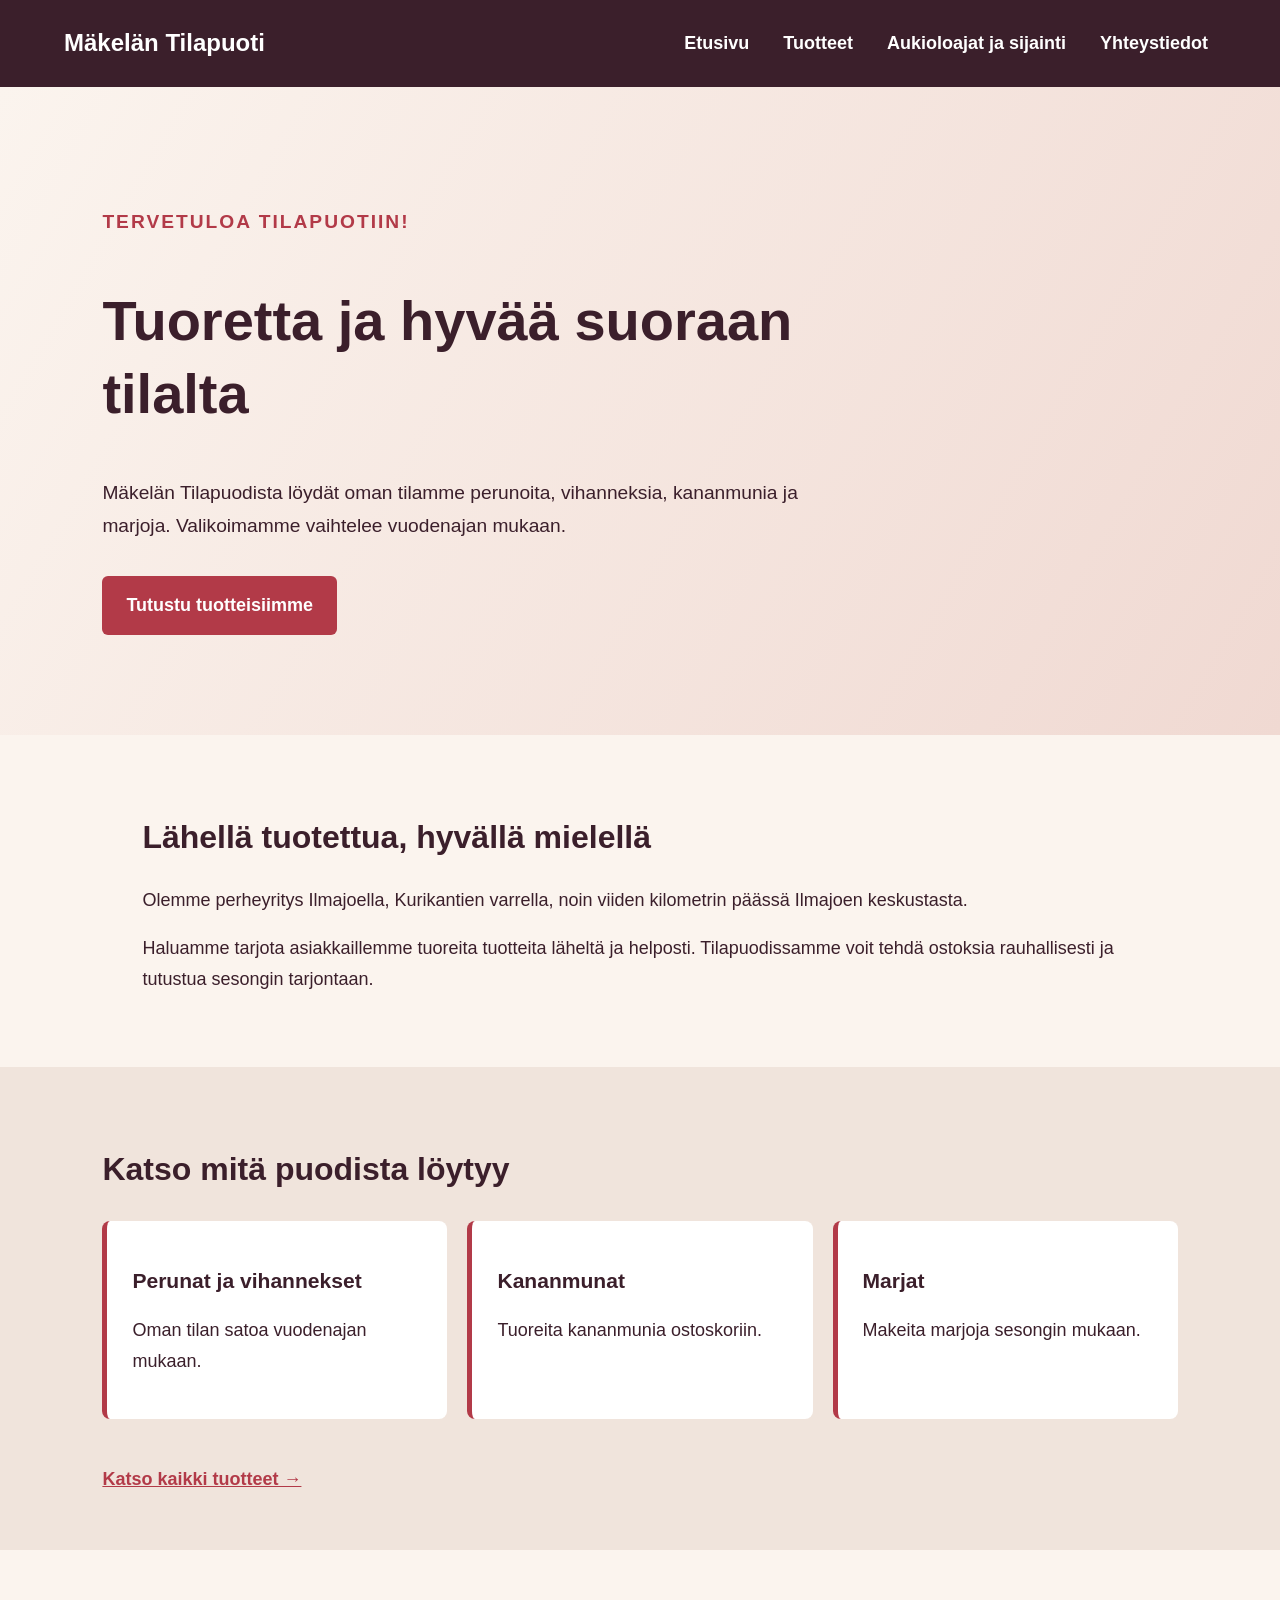
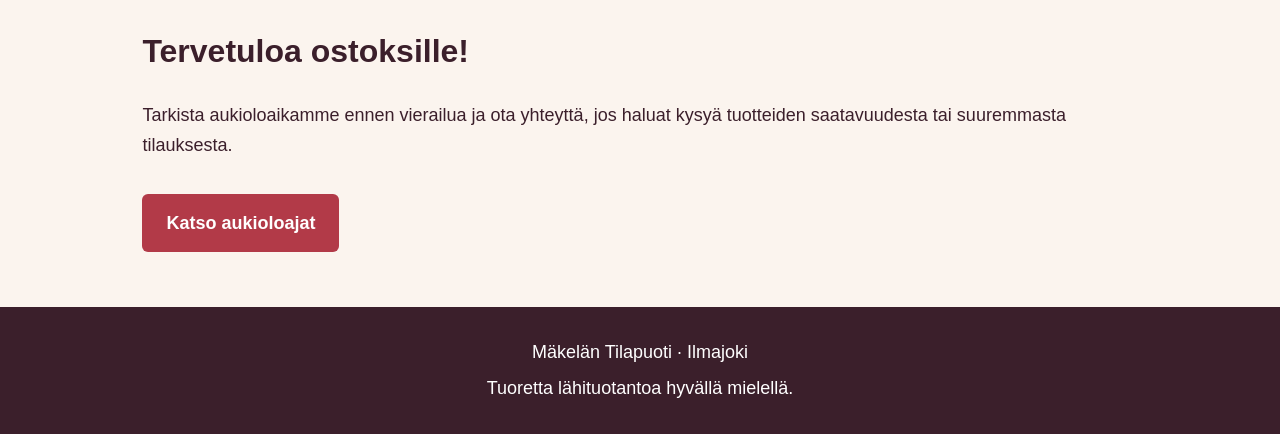
<file: index.html>
<!DOCTYPE html>
<html lang="fi">
<head>
    <meta charset="UTF-8">
    <meta name="viewport" content="width=device-width, initial-scale=1.0">
    <meta name="description" content="Mäkelän Tilapuoti Ilmajoella tarjoaa oman tilan perunoita, vihanneksia, kananmunia ja marjoja.">
    <title>Mäkelän Tilapuoti – Tuoretta suoraan tilalta</title>
    <link rel="stylesheet" href="style.css">
</head>
<body>

    <header class="site-header">
        <a href="index.html" class="logo">Mäkelän Tilapuoti</a>

        <nav aria-label="Päänavigaatio">
            <a href="index.html" aria-current="page">Etusivu</a>
            <a href="tuotteet.html">Tuotteet</a>
            <a href="aukiolo.html">Aukioloajat ja sijainti</a>
            <a href="yhteystiedot.html">Yhteystiedot</a>
        </nav>
    </header>

    <main>
        <section class="hero">
            <div class="hero-content">
                <p class="eyebrow">Tervetuloa tilapuotiin!</p>

                <h1>Tuoretta ja hyvää suoraan tilalta</h1>

                <p>
                    Mäkelän Tilapuodista löydät oman tilamme
                    perunoita, vihanneksia, kananmunia ja marjoja.
                    Valikoimamme vaihtelee vuodenajan mukaan.
                </p>

                <a href="tuotteet.html" class="button">
                    Tutustu tuotteisiimme
                </a>
            </div>
        </section>

        <section class="section">
            <h2>Lähellä tuotettua, hyvällä mielellä</h2>

            <p>
                Olemme perheyritys Ilmajoella, Kurikantien varrella,
                noin viiden kilometrin päässä Ilmajoen keskustasta.
            </p>

            <p>
                Haluamme tarjota asiakkaillemme tuoreita tuotteita
                läheltä ja helposti. Tilapuodissamme voit tehdä
                ostoksia rauhallisesti ja tutustua sesongin tarjontaan.
            </p>
        </section>

        <section class="section highlight">
            <h2>Katso mitä puodista löytyy</h2>

            <div class="card-grid">
                <article class="info-card">
                    <h3>Perunat ja vihannekset</h3>
                    <p>Oman tilan satoa vuodenajan mukaan.</p>
                </article>

                <article class="info-card">
                    <h3>Kananmunat</h3>
                    <p>Tuoreita kananmunia ostoskoriin.</p>
                </article>

                <article class="info-card">
                    <h3>Marjat</h3>
                    <p>Makeita marjoja sesongin mukaan.</p>
                </article>
            </div>

            <a href="tuotteet.html" class="text-link">
                Katso kaikki tuotteet →
            </a>
        </section>

        <section class="section">
            <h2>Tervetuloa ostoksille!</h2>

            <p>
                Tarkista aukioloaikamme ennen vierailua ja ota
                yhteyttä, jos haluat kysyä tuotteiden saatavuudesta
                tai suuremmasta tilauksesta.
            </p>

            <a href="aukiolo.html" class="button">
                Katso aukioloajat
            </a>
        </section>
    </main>

    <footer class="site-footer">
        <p>Mäkelän Tilapuoti · Ilmajoki</p>
        <p>Tuoretta lähituotantoa hyvällä mielellä.</p>
    </footer>

</body>
</html>
</file>
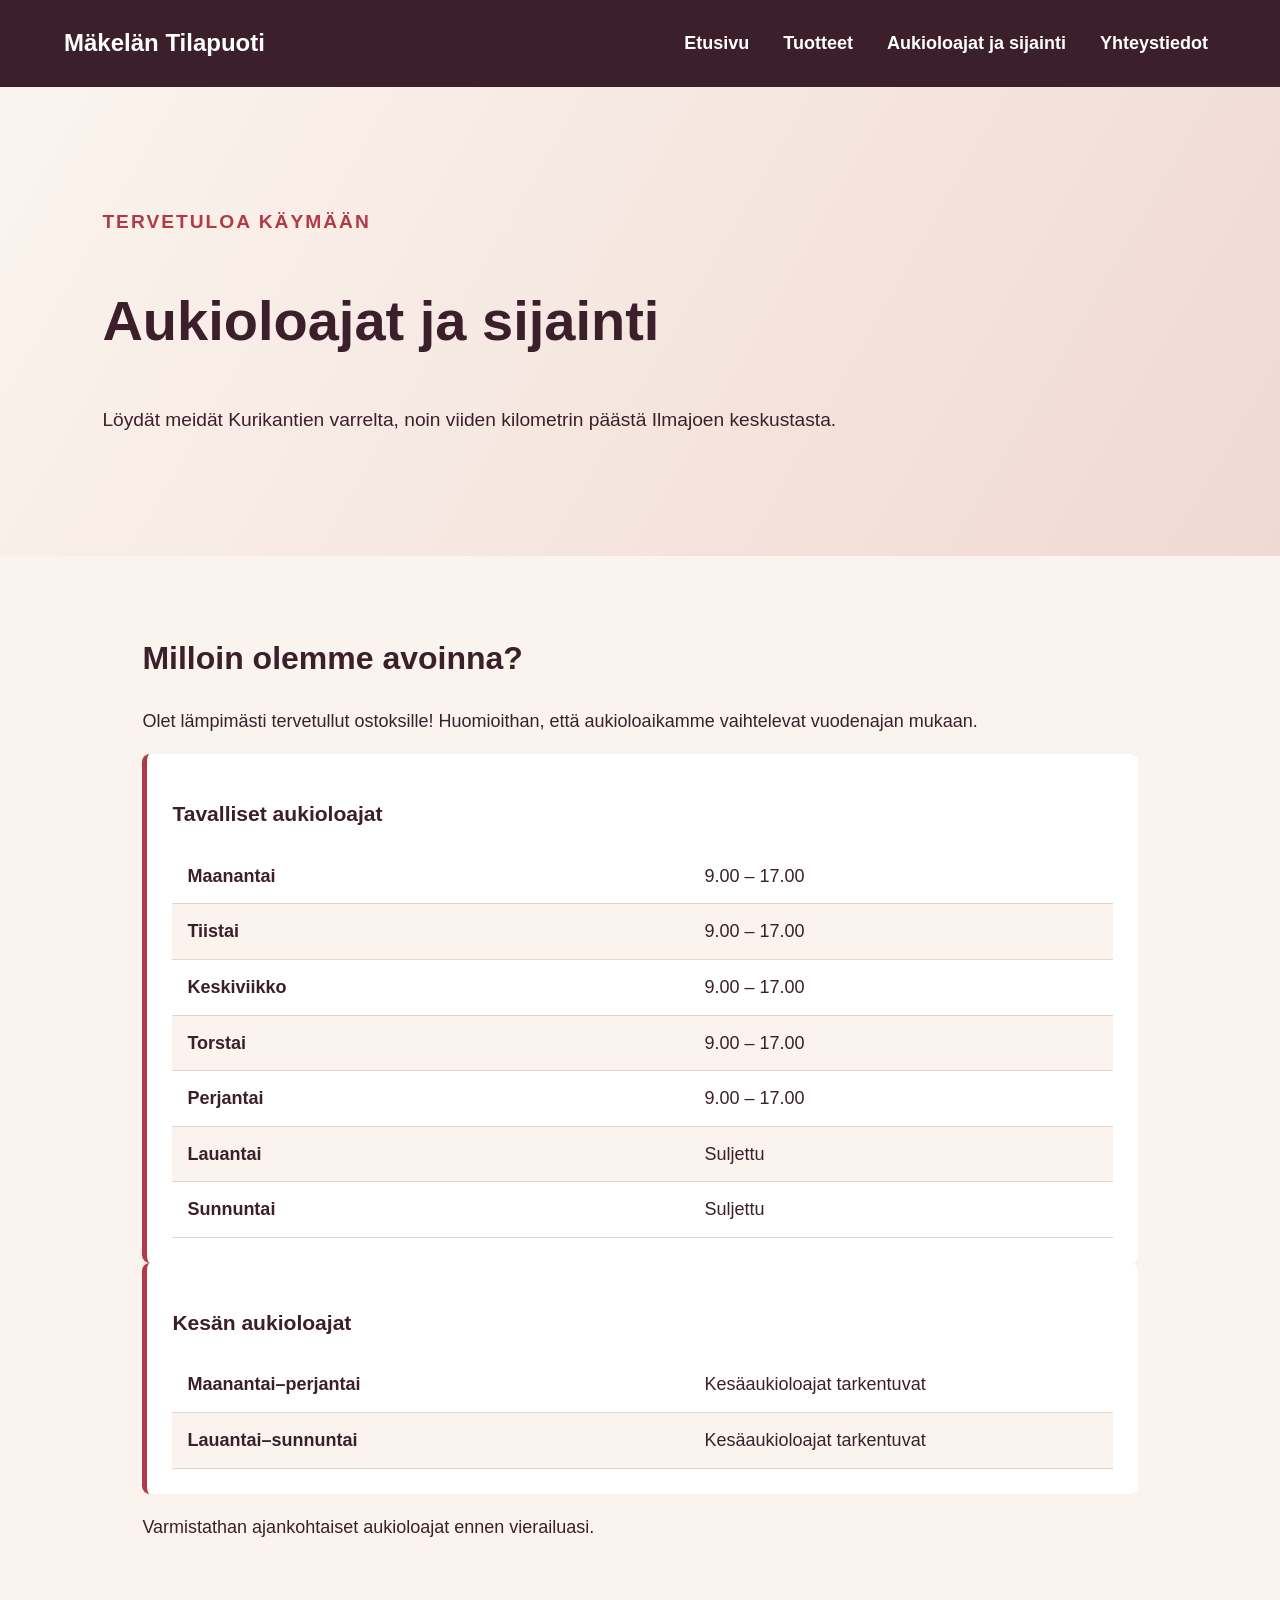
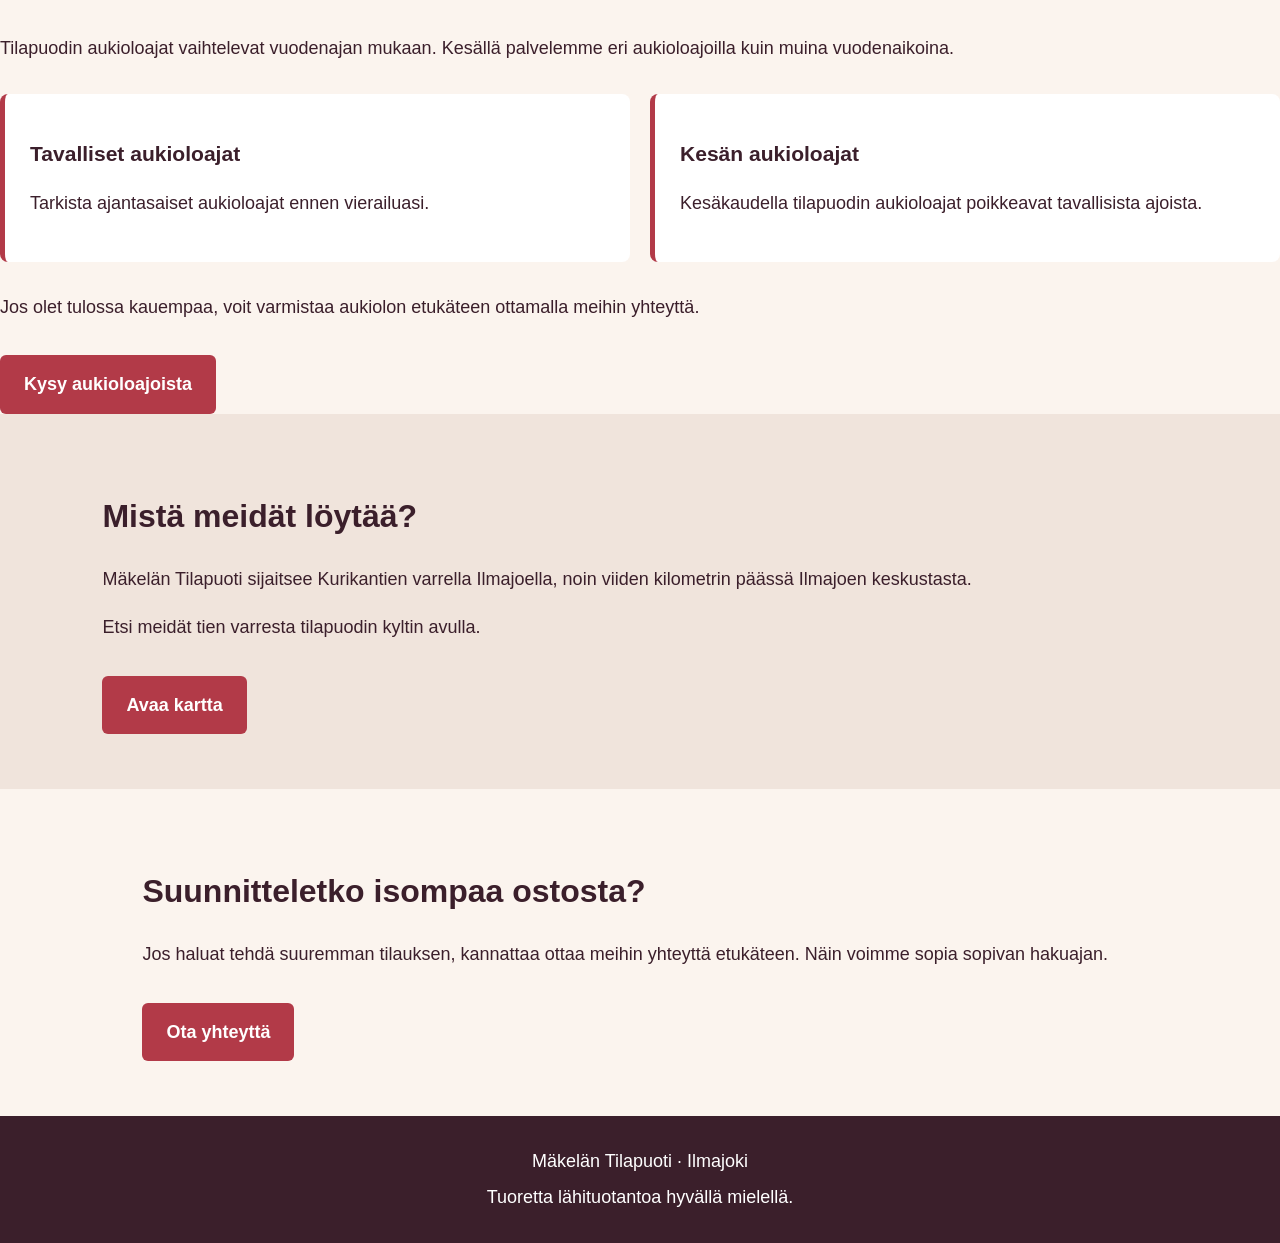
<file: aukiolo.html>
<!DOCTYPE html>
<html lang="fi">
<head>
    <meta charset="UTF-8">
    <meta name="viewport" content="width=device-width, initial-scale=1.0">
    <meta name="description" content="Mäkelän Tilapuodin aukioloajat ja sijainti Ilmajoella.">
    <title>Aukioloajat ja sijainti – Mäkelän Tilapuoti</title>
    <link rel="stylesheet" href="style.css">
</head>
<body>

    <header class="site-header">
        <a href="index.html" class="logo">Mäkelän Tilapuoti</a>

        <nav aria-label="Päänavigaatio">
            <a href="index.html">Etusivu</a>
            <a href="tuotteet.html">Tuotteet</a>
            <a href="aukiolo.html" aria-current="page">Aukioloajat ja sijainti</a>
            <a href="yhteystiedot.html">Yhteystiedot</a>
        </nav>
    </header>

    <main>
        <section class="hero">
            <div class="hero-content">
                <p class="eyebrow">Tervetuloa käymään</p>
                <h1>Aukioloajat ja sijainti</h1>
                <p>
                    Löydät meidät Kurikantien varrelta,
                    noin viiden kilometrin päästä
                    Ilmajoen keskustasta.
                </p>
            </div>
        </section>

        <section class="section">
            <h2>Milloin olemme avoinna?</h2>


    <p>
        Olet lämpimästi tervetullut ostoksille!
        Huomioithan, että aukioloaikamme vaihtelevat
        vuodenajan mukaan.
    </p>

    <div class="info-card">
        <h3>Tavalliset aukioloajat</h3>

        <table class="opening-hours">
            <tr>
                <th>Maanantai</th>
                <td>9.00 – 17.00</td>
            </tr>
            <tr>
                <th>Tiistai</th>
                <td>9.00 – 17.00</td>
            </tr>
            <tr>
                <th>Keskiviikko</th>
                <td>9.00 – 17.00</td>
            </tr>
            <tr>
                <th>Torstai</th>
                <td>9.00 – 17.00</td>
            </tr>
            <tr>
                <th>Perjantai</th>
                <td>9.00 – 17.00</td>
            </tr>
            <tr>
                <th>Lauantai</th>
                <td>Suljettu</td>
            </tr>
            <tr>
                <th>Sunnuntai</th>
                <td>Suljettu</td>
            </tr>
        </table>
    </div>

    <div class="info-card">
        <h3>Kesän aukioloajat</h3>

        <table class="opening-hours">
            <tr>
                <th>Maanantai–perjantai</th>
                <td>Kesäaukioloajat tarkentuvat</td>
            </tr>
            <tr>
                <th>Lauantai–sunnuntai</th>
                <td>Kesäaukioloajat tarkentuvat</td>
            </tr>
        </table>
    </div>

    <p>
        Varmistathan ajankohtaiset aukioloajat
        ennen vierailuasi.
    </p>

</section>

            <p>
                Tilapuodin aukioloajat vaihtelevat
                vuodenajan mukaan. Kesällä palvelemme
                eri aukioloajoilla kuin muina vuodenaikoina.
            </p>

            <div class="card-grid">
                <article class="info-card">
                    <h3>Tavalliset aukioloajat</h3>
                    <p>
                        Tarkista ajantasaiset aukioloajat
                        ennen vierailuasi.
                    </p>
                </article>

                <article class="info-card">
                    <h3>Kesän aukioloajat</h3>
                    <p>
                        Kesäkaudella tilapuodin aukioloajat
                        poikkeavat tavallisista ajoista.
                    </p>
                </article>
            </div>

            <p>
                Jos olet tulossa kauempaa, voit varmistaa
                aukiolon etukäteen ottamalla meihin yhteyttä.
            </p>

                <a href="yhteystiedot.html" class="button">
                Kysy aukioloajoista
            </a>

        <section class="section highlight">
            <h2>Mistä meidät löytää?</h2>

            <p>
                Mäkelän Tilapuoti sijaitsee Kurikantien varrella
                Ilmajoella, noin viiden kilometrin päässä
                Ilmajoen keskustasta.
            </p>

            <p>
                Etsi meidät tien varresta tilapuodin kyltin avulla.
            </p>

            <a
                href="https://www.google.com/maps/search/?api=1&query=Ilmajoki+Kurikantie"
                target="_blank"
                rel="noopener noreferrer"
                class="button">
                Avaa kartta
            </a>
        </section>

        <section class="section">
            <h2>Suunnitteletko isompaa ostosta?</h2>

            <p>
                Jos haluat tehdä suuremman tilauksen,
                kannattaa ottaa meihin yhteyttä etukäteen.
                Näin voimme sopia sopivan hakuajan.
            </p>

            <a href="yhteystiedot.html" class="button">
                Ota yhteyttä
            </a>
        </section>
    </main>

    <footer class="site-footer">
        <p>Mäkelän Tilapuoti · Ilmajoki</p>
        <p>Tuoretta lähituotantoa hyvällä mielellä.</p>
    </footer>

</body>
</html>
</file>
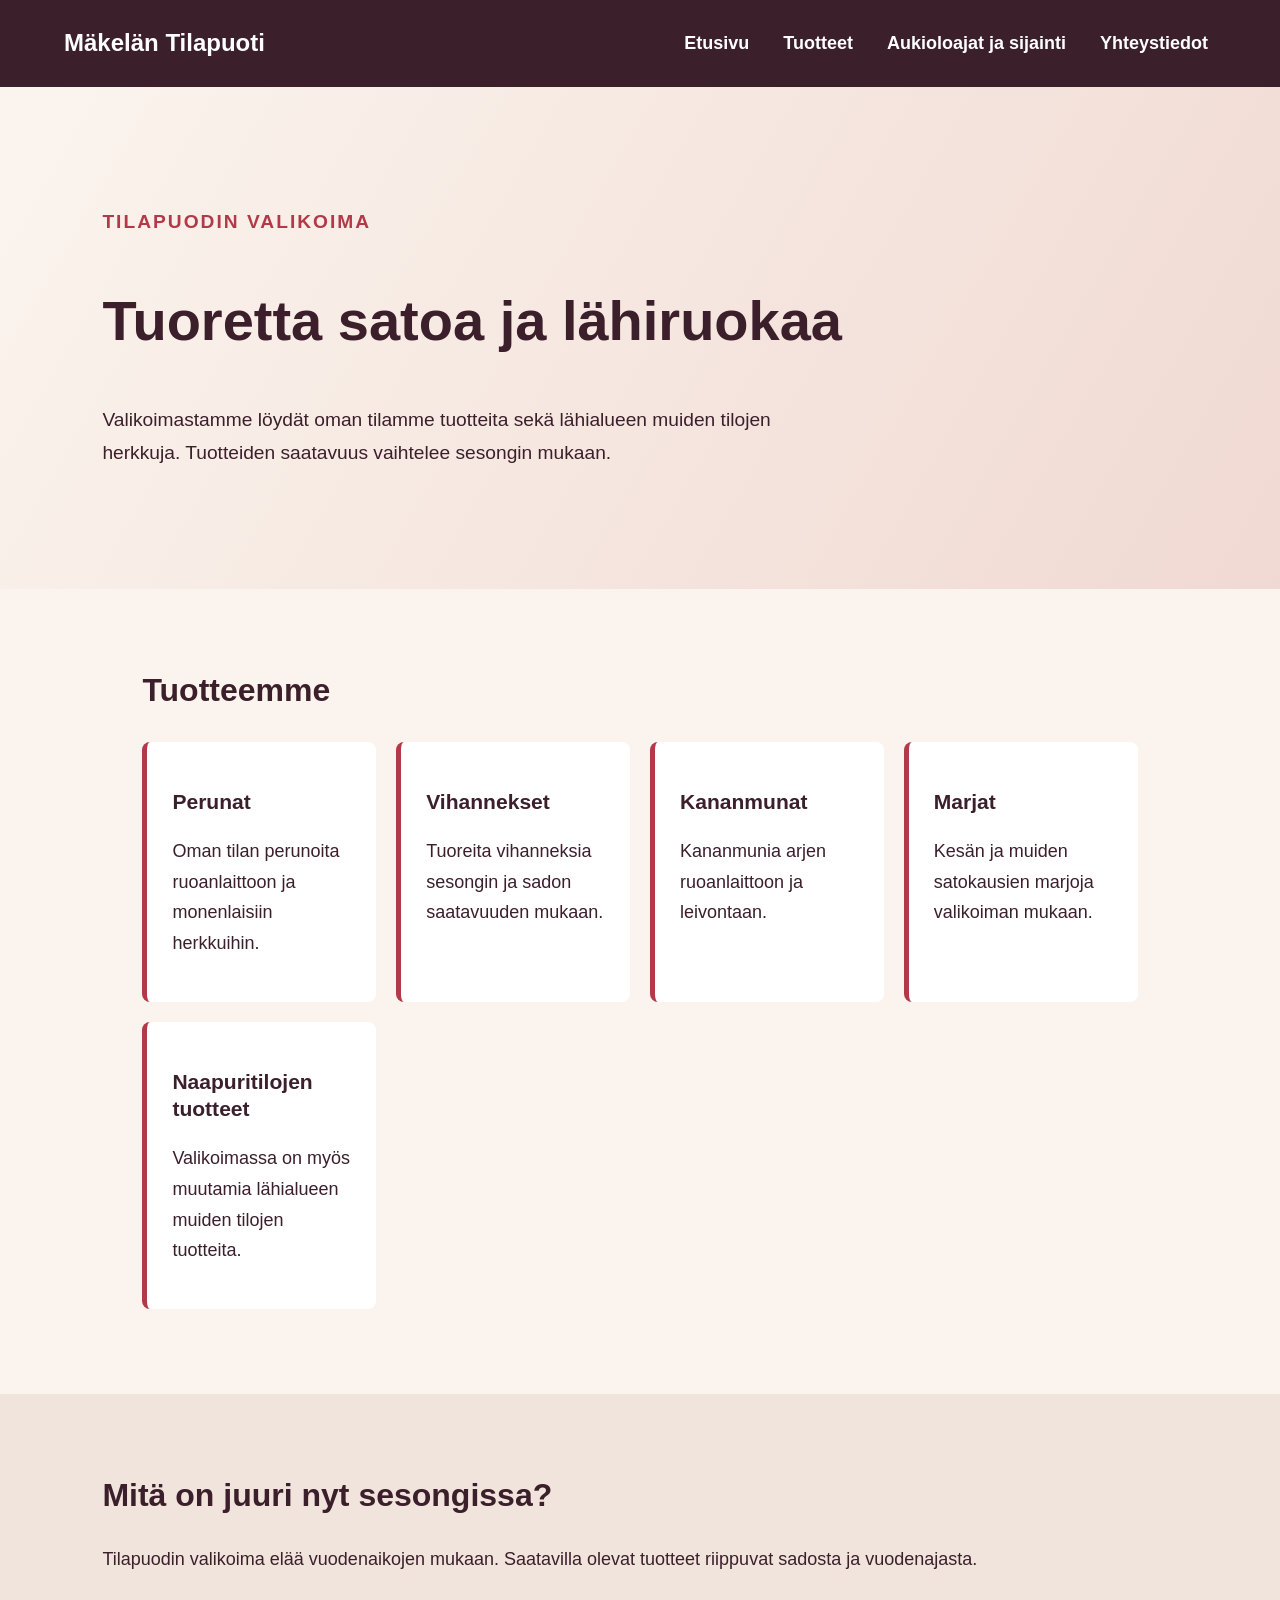
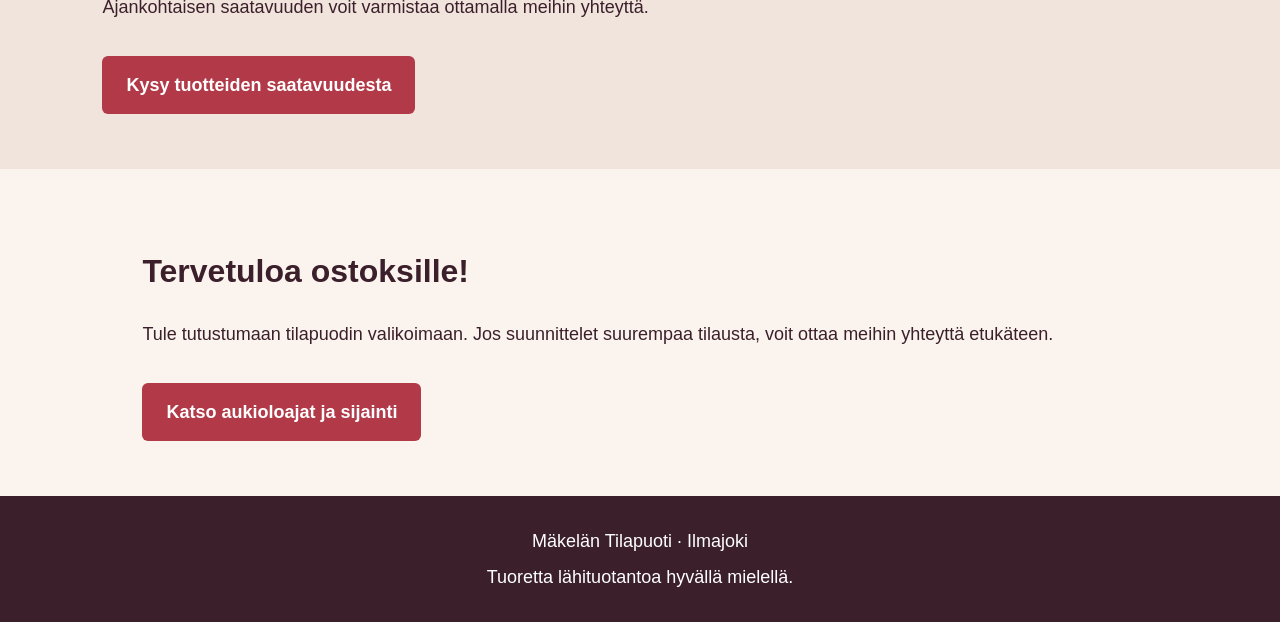
<file: tuotteet.html>
<!DOCTYPE html>
<html lang="fi">
<head>
    <meta charset="UTF-8">
    <meta name="viewport" content="width=device-width, initial-scale=1.0">
    <meta name="description" content="Tutustu Mäkelän Tilapuodin perunoihin, vihanneksiin, kananmuniin ja marjoihin.">
    <title>Tuotteet – Mäkelän Tilapuoti</title>
    <link rel="stylesheet" href="style.css">
</head>
<body>

    <header class="site-header">
        <a href="index.html" class="logo">Mäkelän Tilapuoti</a>

        <nav aria-label="Päänavigaatio">
            <a href="index.html">Etusivu</a>
            <a href="tuotteet.html" aria-current="page">Tuotteet</a>
            <a href="aukiolo.html">Aukioloajat ja sijainti</a>
            <a href="yhteystiedot.html">Yhteystiedot</a>
        </nav>
    </header>

    <main>
        <section class="hero">
            <div class="hero-content">
                <p class="eyebrow">Tilapuodin valikoima</p>
                <h1>Tuoretta satoa ja lähiruokaa</h1>
                <p>
                    Valikoimastamme löydät oman tilamme tuotteita
                    sekä lähialueen muiden tilojen herkkuja.
                    Tuotteiden saatavuus vaihtelee sesongin mukaan.
                </p>
            </div>
        </section>

        <section class="section">
            <h2>Tuotteemme</h2>

            <div class="card-grid">
                <article class="info-card">
                    <h3>Perunat</h3>
                    <p>
                        Oman tilan perunoita ruoanlaittoon
                        ja monenlaisiin herkkuihin.
                    </p>
                </article>

                <article class="info-card">
                    <h3>Vihannekset</h3>
                    <p>
                        Tuoreita vihanneksia sesongin
                        ja sadon saatavuuden mukaan.
                    </p>
                </article>

                <article class="info-card">
                    <h3>Kananmunat</h3>
                    <p>
                        Kananmunia arjen ruoanlaittoon
                        ja leivontaan.
                    </p>
                </article>

                <article class="info-card">
                    <h3>Marjat</h3>
                    <p>
                        Kesän ja muiden satokausien
                        marjoja valikoiman mukaan.
                    </p>
                </article>

                <article class="info-card">
                    <h3>Naapuritilojen tuotteet</h3>
                    <p>
                        Valikoimassa on myös muutamia
                        lähialueen muiden tilojen tuotteita.
                    </p>
                </article>
            </div>
        </section>

        <section class="section highlight">
            <h2>Mitä on juuri nyt sesongissa?</h2>

            <p>
                Tilapuodin valikoima elää vuodenaikojen mukaan.
                Saatavilla olevat tuotteet riippuvat sadosta
                ja vuodenajasta.
            </p>

            <p>
                Ajankohtaisen saatavuuden voit varmistaa
                ottamalla meihin yhteyttä.
            </p>

            <a href="yhteystiedot.html" class="button">
                Kysy tuotteiden saatavuudesta
            </a>
        </section>

        <section class="section">
            <h2>Tervetuloa ostoksille!</h2>

            <p>
                Tule tutustumaan tilapuodin valikoimaan.
                Jos suunnittelet suurempaa tilausta,
                voit ottaa meihin yhteyttä etukäteen.
            </p>

            <a href="aukiolo.html" class="button">
                Katso aukioloajat ja sijainti
            </a>
        </section>
    </main>

    <footer class="site-footer">
        <p>Mäkelän Tilapuoti · Ilmajoki</p>
        <p>Tuoretta lähituotantoa hyvällä mielellä.</p>
    </footer>

</body>
</html>
</file>
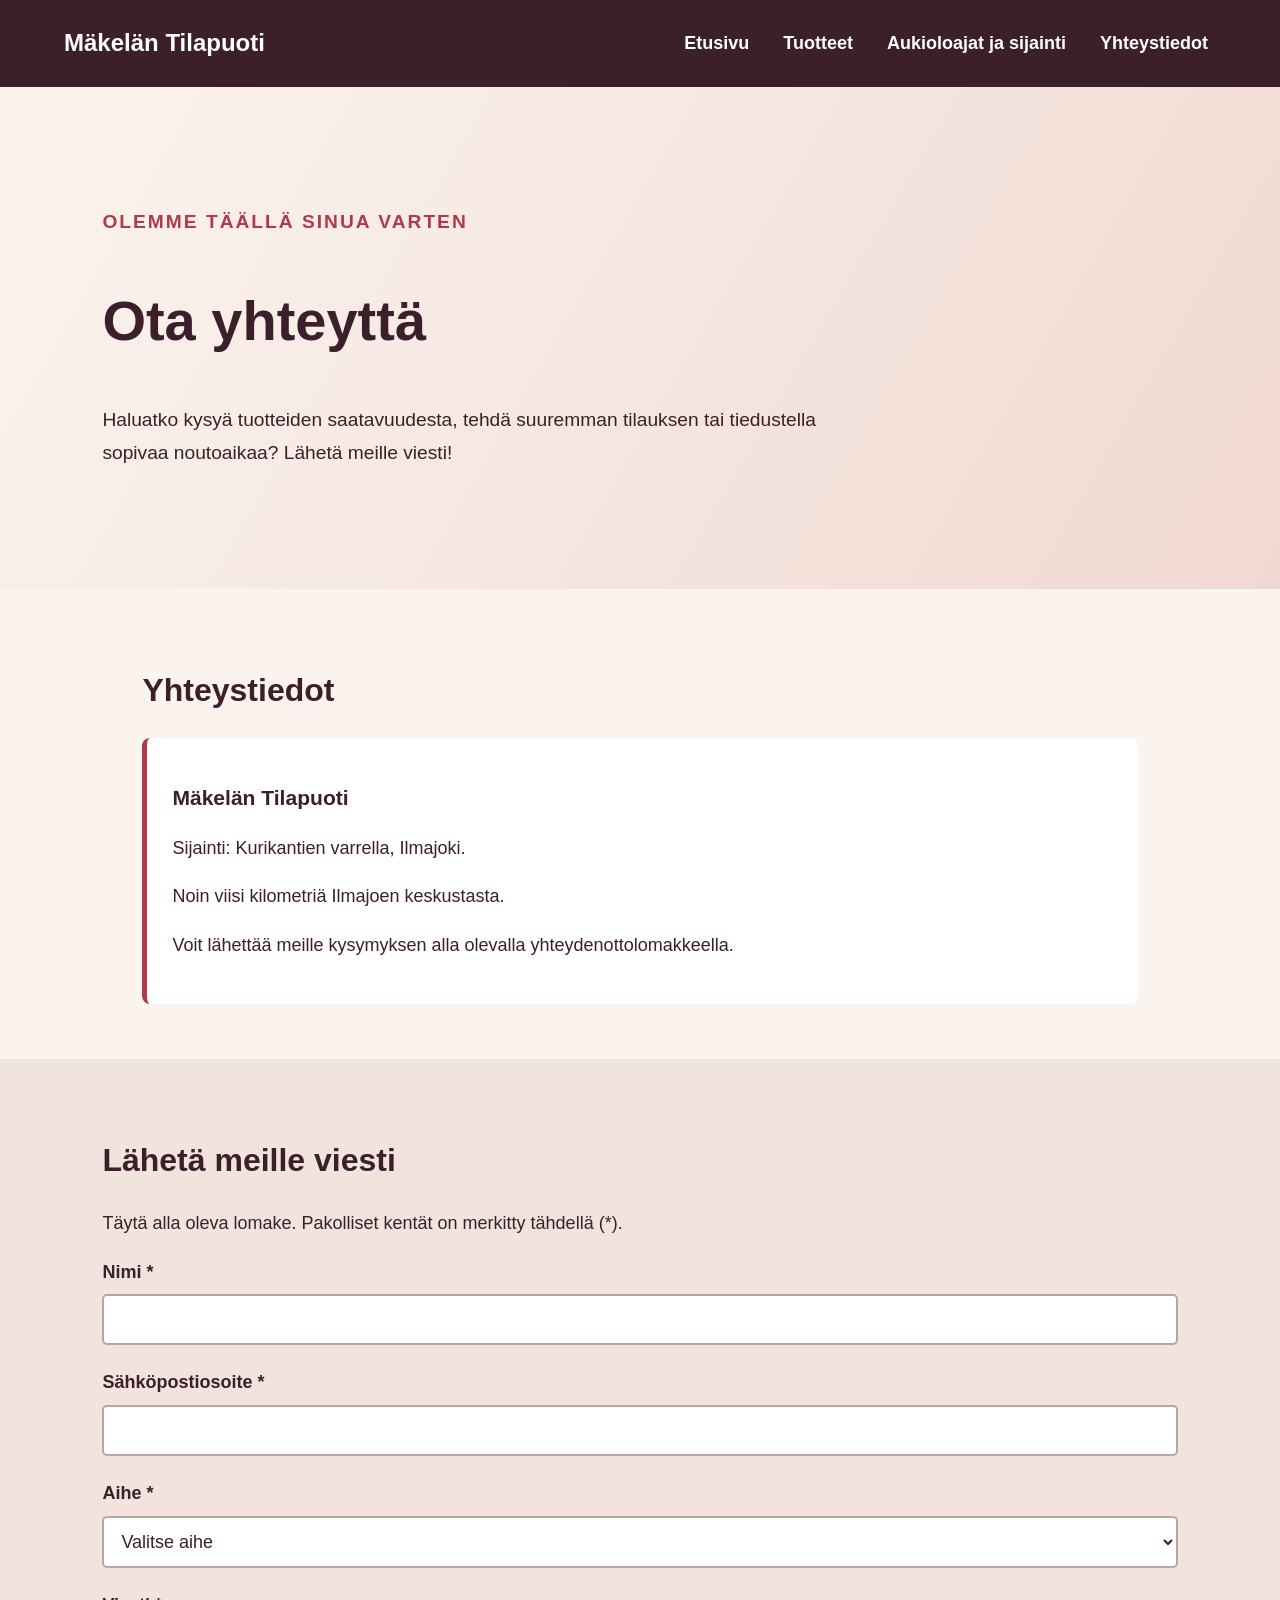
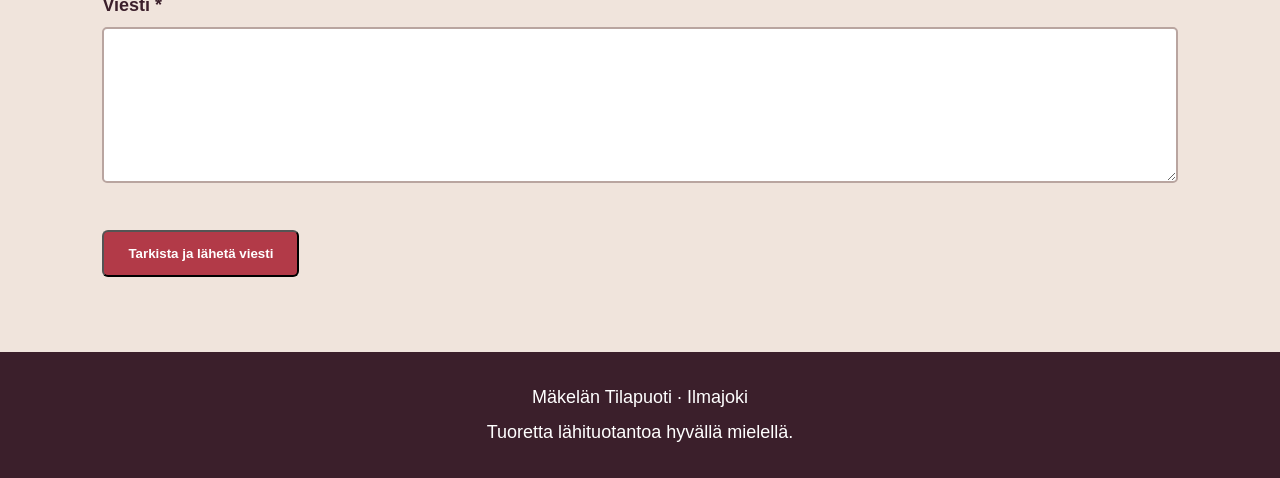
<file: yhteystiedot.html>
<!DOCTYPE html>
<html lang="fi">
<head>
    <meta charset="UTF-8">
    <meta name="viewport" content="width=device-width, initial-scale=1.0">
    <meta name="description" content="Ota yhteyttä Mäkelän Tilapuotiin Ilmajoella.">
    <title>Yhteystiedot – Mäkelän Tilapuoti</title>
    <link rel="stylesheet" href="style.css">
    <script src="script.js" defer></script>
</head>
<body>

    <header class="site-header">
        <a href="index.html" class="logo">Mäkelän Tilapuoti</a>

        <nav aria-label="Päänavigaatio">
            <a href="index.html">Etusivu</a>
            <a href="tuotteet.html">Tuotteet</a>
            <a href="aukiolo.html">Aukioloajat ja sijainti</a>
            <a href="yhteystiedot.html" aria-current="page">Yhteystiedot</a>
        </nav>
    </header>

    <main>
        <section class="hero">
            <div class="hero-content">
                <p class="eyebrow">Olemme täällä sinua varten</p>

                <h1>Ota yhteyttä</h1>

                <p>
                    Haluatko kysyä tuotteiden saatavuudesta,
                    tehdä suuremman tilauksen tai tiedustella
                    sopivaa noutoaikaa? Lähetä meille viesti!
                </p>
            </div>
        </section>

        <section class="section">
            <h2>Yhteystiedot</h2>

            <div class="info-card">
                <h3>Mäkelän Tilapuoti</h3>

                <p>
                    Sijainti: Kurikantien varrella, Ilmajoki.
                </p>

                <p>
                    Noin viisi kilometriä Ilmajoen keskustasta.
                </p>

                <p>
                    Voit lähettää meille kysymyksen
                    alla olevalla yhteydenottolomakkeella.
                </p>
            </div>
        </section>

        <section class="section highlight">
            <h2>Lähetä meille viesti</h2>

            <p>
                Täytä alla oleva lomake.
                Pakolliset kentät on merkitty tähdellä (*).
            </p>

            <form id="contact-form" novalidate>

                <div class="form-group">
                    <label for="name">Nimi *</label>
                    <input
                        type="text"
                        id="name"
                        name="name"
                        required
                        autocomplete="name">
                    <small class="error-message" id="name-error"></small>
                </div>

                <div class="form-group">
                    <label for="email">Sähköpostiosoite *</label>
                    <input
                        type="email"
                        id="email"
                        name="email"
                        required
                        autocomplete="email">
                    <small class="error-message" id="email-error"></small>
                </div>

                <div class="form-group">
                    <label for="subject">Aihe *</label>
                    <select id="subject" name="subject" required>
                        <option value="">Valitse aihe</option>
                        <option value="Tuotteiden saatavuus">
                            Tuotteiden saatavuus
                        </option>
                        <option value="Suurempi tilaus">
                            Suurempi tilaus
                        </option>
                        <option value="Noutoaika">Noutoaika</option>
                        <option value="Muu kysymys">Muu kysymys</option>
                    </select>
                    <small class="error-message" id="subject-error"></small>
                </div>

                <div class="form-group">
                    <label for="message">Viesti *</label>
                    <textarea
                        id="message"
                        name="message"
                        rows="6"
                        required></textarea>
                    <small class="error-message" id="message-error"></small>
                </div>

                <button type="submit" class="button">
                    Tarkista ja lähetä viesti
                </button>

                <p id="form-status" role="status" aria-live="polite"></p>

            </form>
        </section>
    </main>

    <footer class="site-footer">
        <p>Mäkelän Tilapuoti · Ilmajoki</p>
        <p>Tuoretta lähituotantoa hyvällä mielellä.</p>
    </footer>

</body>
</html>
</file>
<file: style.css>
/* Mäkelän Tilapuodin värit */

:root {
    --text: #3b1f2b;
    --background: #fbf4ee;
    --accent: #b23a48;
    --white: #ffffff;
}

/* Perusasetukset */

* {
    box-sizing: border-box;
}

body {
    margin: 0;
    background-color: var(--background);
    color: var(--text);
    font-family: Arial, Helvetica, sans-serif;
    font-size: 18px;
    line-height: 1.7;
}

h1, h2, h3 {
    line-height: 1.3;
}

h1 {
    font-size: clamp(2.2rem, 5vw, 3.5rem);
}

h2 {
    font-size: 2rem;
}

a {
    color: var(--accent);
}

/* Yläpalkki */

.site-header {
    background-color: var(--text);
    color: var(--white);
    padding: 20px 5%;
    display: flex;
    justify-content: space-between;
    align-items: center;
    flex-wrap: wrap;
    gap: 20px;
}

.logo {
    color: var(--white);
    font-size: 1.5rem;
    font-weight: bold;
    text-decoration: none;
}

nav {
    display: flex;
    flex-wrap: wrap;
    gap: 18px;
}

nav a {
    color: var(--white);
    text-decoration: none;
    font-weight: bold;
    padding: 8px;
}

nav a:hover,
nav a:focus {
    text-decoration: underline;
}

/* Etusivun pääosio */

.hero {
    background: linear-gradient(120deg, #fbf4ee, #f0d9d2);
    padding: 100px 8%;
}

.hero-content {
    max-width: 750px;
}

.eyebrow {
    color: var(--accent);
    font-weight: bold;
    text-transform: uppercase;
    letter-spacing: 2px;
}

.hero p {
    font-size: 1.2rem;
}

/* Painikkeet */

.button {
    display: inline-block;
    background-color: var(--accent);
    color: var(--white);
    text-decoration: none;
    padding: 14px 24px;
    border-radius: 6px;
    font-weight: bold;
    margin-top: 15px;
}

.button:hover,
.button:focus {
    background-color: var(--text);
}

/* Sisältöosiot */

.section {
    padding: 55px 8%;
    max-width: 1200px;
    margin: auto;
}

.highlight {
    max-width: none;
    background-color: #f0e4dc;
}

.card-grid {
    display: grid;
    grid-template-columns: repeat(auto-fit, minmax(220px, 1fr));
    gap: 20px;
    margin: 30px 0;
}

.info-card {
    background-color: var(--white);
    padding: 25px;
    border-radius: 8px;
    border-left: 5px solid var(--accent);
}

.text-link {
    font-weight: bold;
    display: inline-block;
    margin-top: 15px;
}

/* Alatunniste */

.site-footer {
    background-color: var(--text);
    color: var(--white);
    text-align: center;
    padding: 25px;
}

.site-footer p {
    margin: 5px;
}

/* Mobiililaitteet */

@media (max-width: 700px) {
    .site-header {
        flex-direction: column;
        align-items: flex-start;
    }

    nav {
        flex-direction: column;
        gap: 5px;
    }

    .hero {
        padding: 60px 7%;
    }

    .section {
        padding: 35px 7%;
    }
}

/* Aukioloaikataulukko */

.opening-hours {
    width: 100%;
    border-collapse: collapse;
    margin-top: 15px;
}

.opening-hours th,
.opening-hours td {
    padding: 12px 15px;
    text-align: left;
    border-bottom: 1px solid #e4d4cc;
}

.opening-hours th {
    color: var(--text);
    width: 55%;
}

.opening-hours tr:nth-child(even) {
    background-color: #fbf4ee;
}

/* Yhteydenottolomake */

.form-group {
    margin-bottom: 22px;
}

.form-group label {
    display: block;
    font-weight: bold;
    margin-bottom: 7px;
}

.form-group input,
.form-group select,
.form-group textarea {
    width: 100%;
    padding: 13px;
    border: 2px solid #b9a5a0;
    border-radius: 5px;
    background-color: white;
    color: var(--text);
    font-family: inherit;
    font-size: 18px;
}

.form-group input:focus,
.form-group select:focus,
.form-group textarea:focus {
    outline: 3px solid var(--accent);
    outline-offset: 2px;
}

.error-message {
    display: block;
    color: #a00020;
    font-weight: bold;
    margin-top: 5px;
}

.form-error {
    border-color: #a00020 !important;
}

#form-status {
    font-weight: bold;
    margin-top: 20px;
}

#form-status.success {
    color: #246b36;
}

#form-status.failure {
    color: #a00020;
}
</file>
